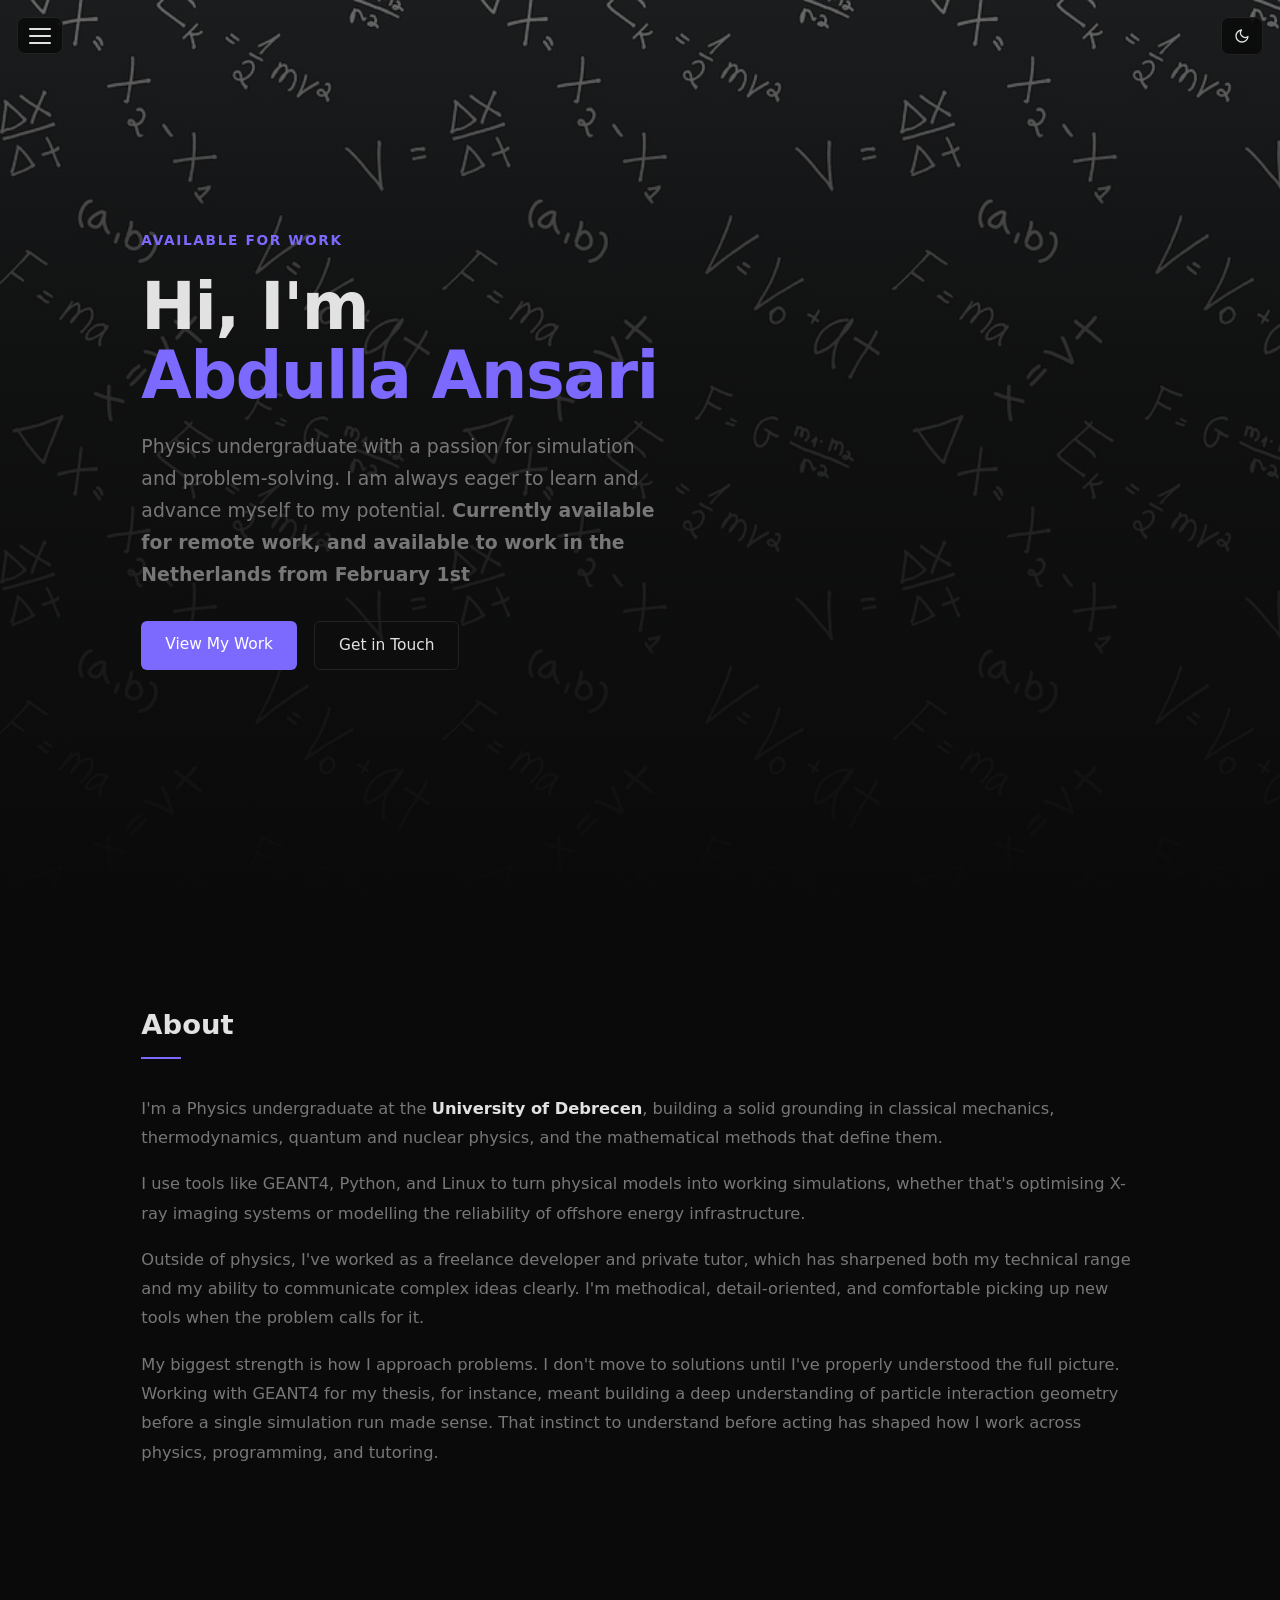
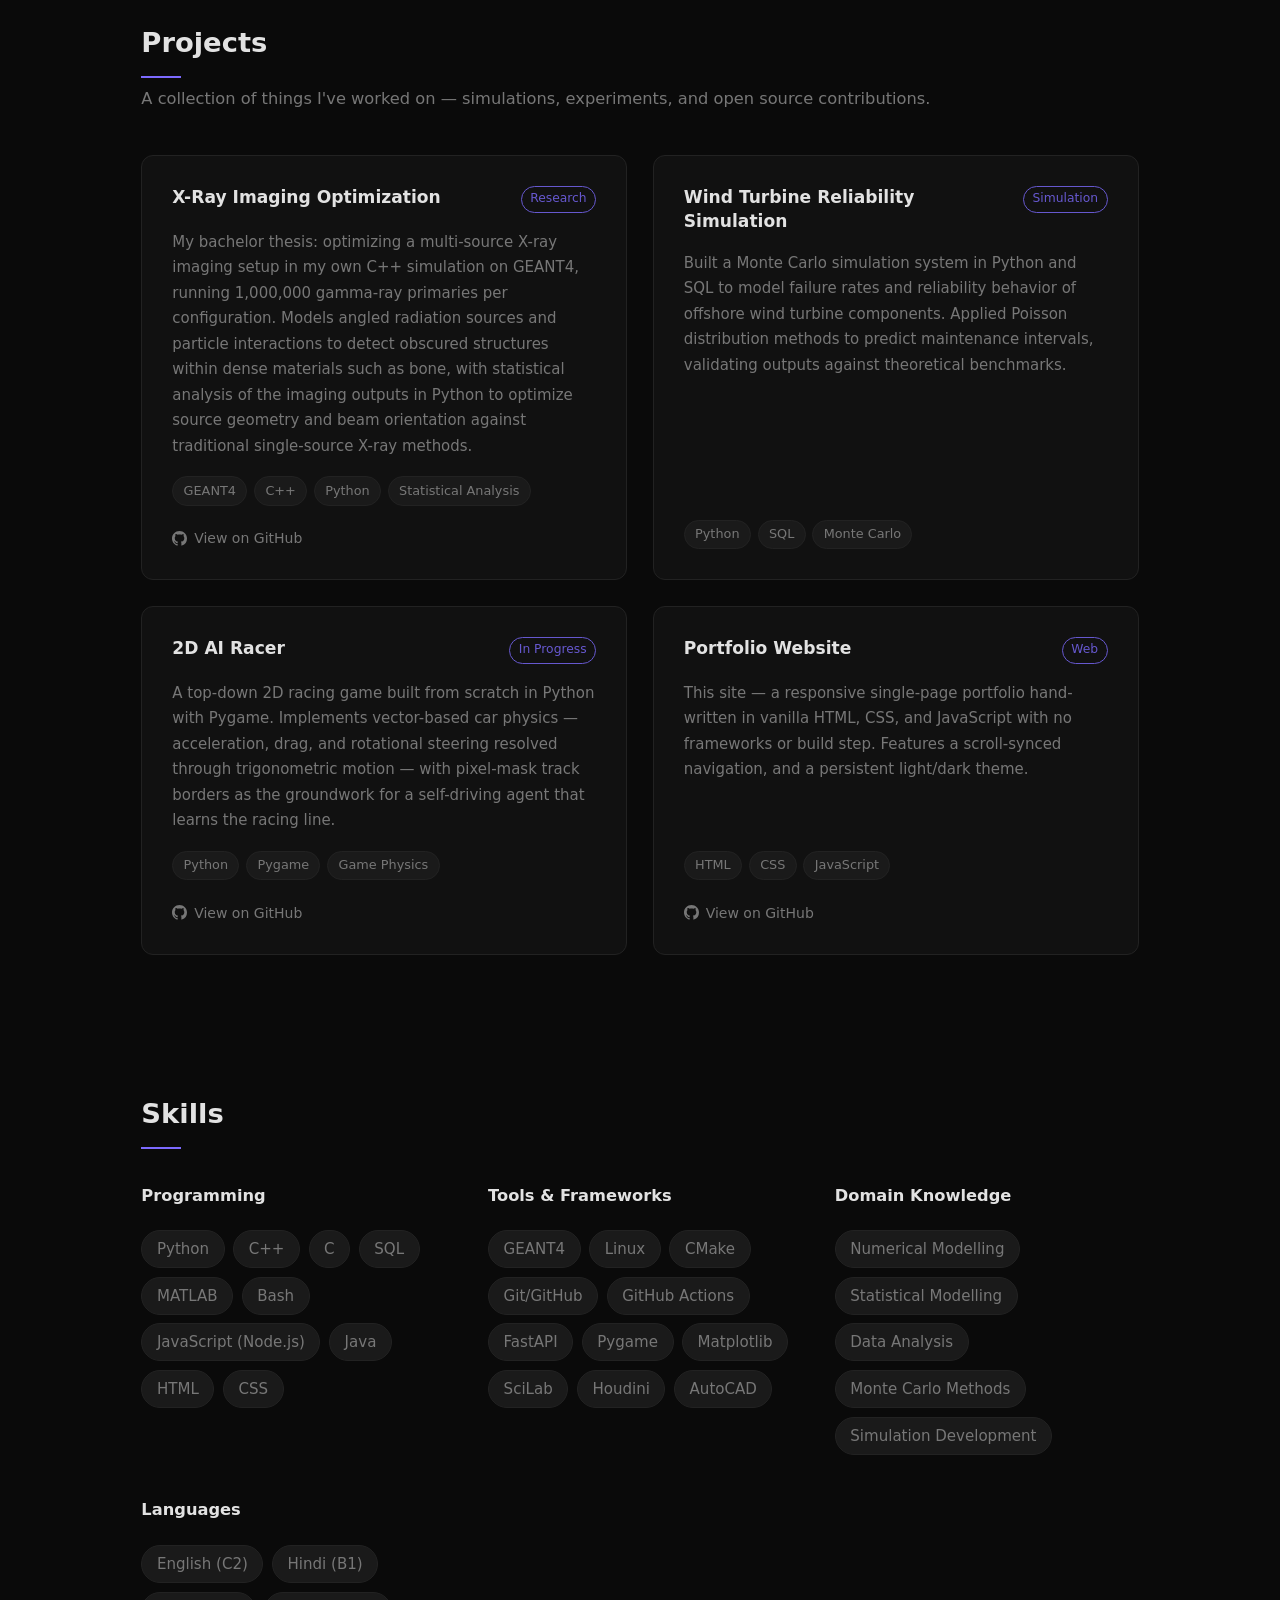
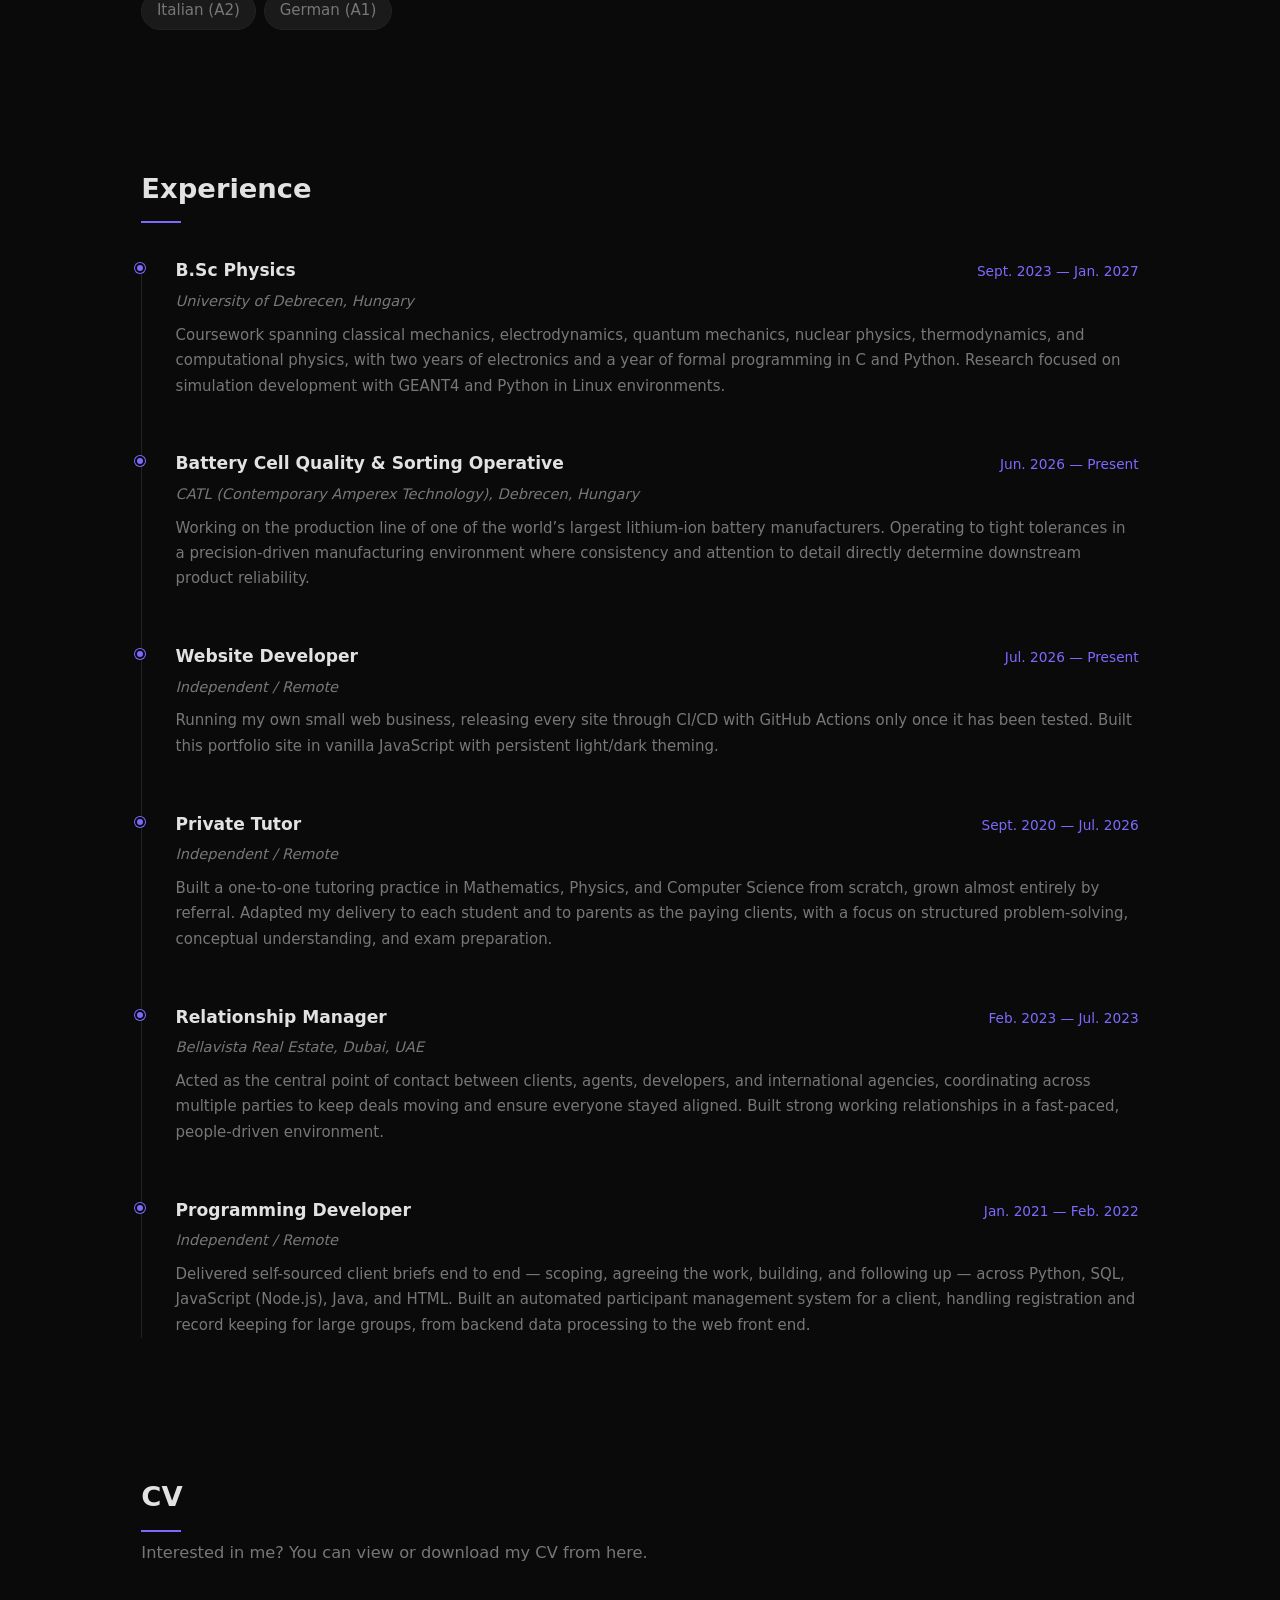
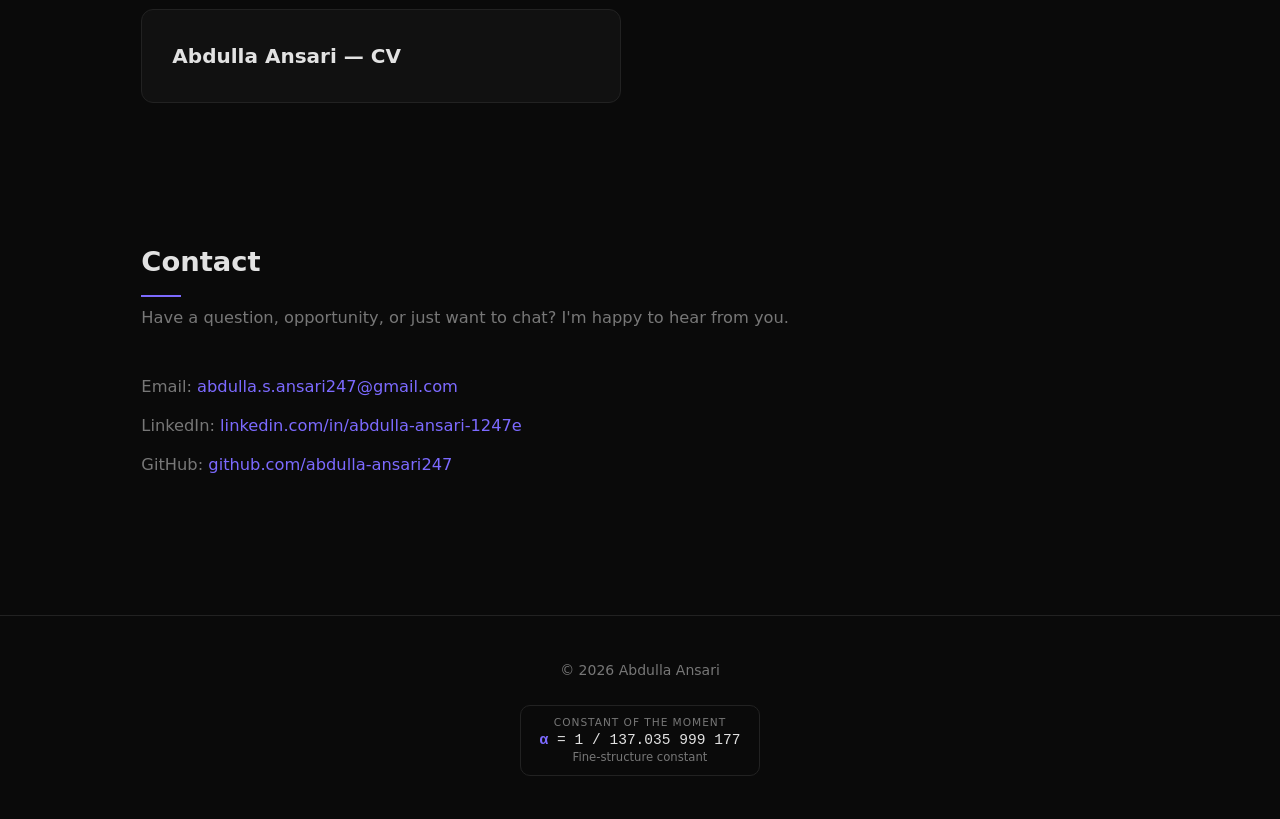
<file: index.html>
<!DOCTYPE html>
<html lang="en">
<head>
    <meta charset="UTF-8">
    <meta name="viewport" content="width=device-width, initial-scale=1.0">
    <title>Abdulla Ansari</title>
    <link rel="stylesheet" href="css/style.css?v=5">
</head>
<body>

    <button class="menu-toggle" id="menuToggle" aria-label="Open navigation">
        <span></span>
        <span></span>
        <span></span>
    </button>

    <div class="top-controls">
        <button class="ctrl-btn" id="themeToggle" aria-label="Toggle theme">
            <svg class="icon-sun" width="16" height="16" viewBox="0 0 24 24" fill="none" stroke="currentColor" stroke-width="2" stroke-linecap="round" stroke-linejoin="round">
                <circle cx="12" cy="12" r="5"/>
                <line x1="12" y1="1" x2="12" y2="3"/>
                <line x1="12" y1="21" x2="12" y2="23"/>
                <line x1="4.22" y1="4.22" x2="5.64" y2="5.64"/>
                <line x1="18.36" y1="18.36" x2="19.78" y2="19.78"/>
                <line x1="1" y1="12" x2="3" y2="12"/>
                <line x1="21" y1="12" x2="23" y2="12"/>
                <line x1="4.22" y1="19.78" x2="5.64" y2="18.36"/>
                <line x1="18.36" y1="5.64" x2="19.78" y2="4.22"/>
            </svg>
            <svg class="icon-moon" width="16" height="16" viewBox="0 0 24 24" fill="none" stroke="currentColor" stroke-width="2" stroke-linecap="round" stroke-linejoin="round">
                <path d="M21 12.79A9 9 0 1 1 11.21 3 7 7 0 0 0 21 12.79z"/>
            </svg>
        </button>
    </div>

    <div class="nav-overlay" id="navOverlay"></div>

    <nav class="side-nav" id="sideNav">
        <a href="#about"     >About</a>
        <a href="#projects"  >Projects</a>
        <a href="#skills"    >Skills</a>
        <a href="#experience">Experience</a>
        <a href="#cv">CV</a>
        <a href="#contact"   >Contact</a>
    </nav>

    <!-- HERO -->
    <section id="home">
        <div class="hero-content">
            <span class="tag">Available for work</span>
            <h1>Hi, I'm<br><span class="accent">Abdulla Ansari</span></h1>
            <p>Physics undergraduate with a passion for simulation and problem-solving. I am always eager to learn and advance myself to my potential. <strong>Currently available for remote work, and available to work in the Netherlands from February 1st</strong></p>
            <div class="hero-btns">
                <a href="#projects" class="btn btn-primary">View My Work</a>
                <a href="#contact"  class="btn btn-outline" >Get in Touch</a>
            </div>
        </div>
    </section>

    <main>

        <!-- ABOUT -->
        <section id="about" class="section">
            <h2 class="section-title">About</h2>
            <div class="about-grid">
                <div class="about-text">
                    <p>I'm a Physics undergraduate at the <strong>University of Debrecen</strong>, building a solid grounding in classical mechanics, thermodynamics, quantum and nuclear physics, and the mathematical methods that define them.</p>
                    <p>I use tools like GEANT4, Python, and Linux to turn physical models into working simulations, whether that's optimising X-ray imaging systems or modelling the reliability of offshore energy infrastructure.</p>
                    <p>Outside of physics, I've worked as a freelance developer and private tutor, which has sharpened both my technical range and my ability to communicate complex ideas clearly. I'm methodical, detail-oriented, and comfortable picking up new tools when the problem calls for it.</p>
                    <p>My biggest strength is how I approach problems. I don't move to solutions until I've properly understood the full picture. Working with GEANT4 for my thesis, for instance, meant building a deep understanding of particle interaction geometry before a single simulation run made sense. That instinct to understand before acting has shaped how I work across physics, programming, and tutoring.</p>
                </div>
            </div>
        </section>

        <!-- PROJECTS -->
        <section id="projects" class="section">
            <h2 class="section-title">Projects</h2>
            <p class="section-sub">A collection of things I've worked on — simulations, experiments, and open source contributions.</p>
            <div class="projects-grid">

                <div class="project-card">
                    <div class="project-header">
                        <h3>X-Ray Imaging Optimization</h3>
                        <span class="project-status">Research</span>
                    </div>
                    <p>My bachelor thesis: optimizing a multi-source X-ray imaging setup in my own C++ simulation on GEANT4, running 1,000,000 gamma-ray primaries per configuration. Models angled radiation sources and particle interactions to detect obscured structures within dense materials such as bone, with statistical analysis of the imaging outputs in Python to optimize source geometry and beam orientation against traditional single-source X-ray methods.</p>
                    <div class="project-tags">
                        <span class="tag-pill">GEANT4</span>
                        <span class="tag-pill">C++</span>
                        <span class="tag-pill">Python</span>
                        <span class="tag-pill">Statistical Analysis</span>
                    </div>
                    <div class="project-links">
                        <a href="https://github.com/abdulla-ansari247/geant4-xray-imaging-thesis" target="_blank" rel="noopener" class="project-link">
                            <svg width="15" height="15" viewBox="0 0 16 16" fill="currentColor" aria-hidden="true"><path d="M8 0C3.58 0 0 3.58 0 8c0 3.54 2.29 6.53 5.47 7.59.4.07.55-.17.55-.38 0-.19-.01-.82-.01-1.49-2.01.37-2.53-.49-2.69-.94-.09-.23-.48-.94-.82-1.13-.28-.15-.68-.52-.01-.53.63-.01 1.08.58 1.23.82.72 1.21 1.87.87 2.33.66.07-.52.28-.87.51-1.07-1.78-.2-3.64-.89-3.64-3.95 0-.87.31-1.59.82-2.15-.08-.2-.36-1.02.08-2.12 0 0 .67-.21 2.2.82.64-.18 1.32-.27 2-.27.68 0 1.36.09 2 .27 1.53-1.04 2.2-.82 2.2-.82.44 1.1.16 1.92.08 2.12.51.56.82 1.27.82 2.15 0 3.07-1.87 3.75-3.65 3.95.29.25.54.73.54 1.48 0 1.07-.01 1.93-.01 2.2 0 .21.15.46.55.38A8.01 8.01 0 0 0 16 8c0-4.42-3.58-8-8-8z"/></svg>
                            <span>View on GitHub</span>
                        </a>
                    </div>
                </div>

                <div class="project-card">
                    <div class="project-header">
                        <h3>Wind Turbine Reliability Simulation</h3>
                        <span class="project-status">Simulation</span>
                    </div>
                    <p>Built a Monte Carlo simulation system in Python and SQL to model failure rates and reliability behavior of offshore wind turbine components. Applied Poisson distribution methods to predict maintenance intervals, validating outputs against theoretical benchmarks.</p>
                    <div class="project-tags">
                        <span class="tag-pill">Python</span>
                        <span class="tag-pill">SQL</span>
                        <span class="tag-pill">Monte Carlo</span>
                    </div>
                </div>

                <div class="project-card">
                    <div class="project-header">
                        <h3>2D AI Racer</h3>
                        <span class="project-status">In Progress</span>
                    </div>
                    <p>A top-down 2D racing game built from scratch in Python with Pygame. Implements vector-based car physics — acceleration, drag, and rotational steering resolved through trigonometric motion — with pixel-mask track borders as the groundwork for a self-driving agent that learns the racing line.</p>
                    <div class="project-tags">
                        <span class="tag-pill">Python</span>
                        <span class="tag-pill">Pygame</span>
                        <span class="tag-pill">Game Physics</span>
                    </div>
                    <div class="project-links">
                        <a href="https://github.com/abdulla-ansari247/2D_AI_Racer" target="_blank" rel="noopener" class="project-link">
                            <svg width="15" height="15" viewBox="0 0 16 16" fill="currentColor" aria-hidden="true"><path d="M8 0C3.58 0 0 3.58 0 8c0 3.54 2.29 6.53 5.47 7.59.4.07.55-.17.55-.38 0-.19-.01-.82-.01-1.49-2.01.37-2.53-.49-2.69-.94-.09-.23-.48-.94-.82-1.13-.28-.15-.68-.52-.01-.53.63-.01 1.08.58 1.23.82.72 1.21 1.87.87 2.33.66.07-.52.28-.87.51-1.07-1.78-.2-3.64-.89-3.64-3.95 0-.87.31-1.59.82-2.15-.08-.2-.36-1.02.08-2.12 0 0 .67-.21 2.2.82.64-.18 1.32-.27 2-.27.68 0 1.36.09 2 .27 1.53-1.04 2.2-.82 2.2-.82.44 1.1.16 1.92.08 2.12.51.56.82 1.27.82 2.15 0 3.07-1.87 3.75-3.65 3.95.29.25.54.73.54 1.48 0 1.07-.01 1.93-.01 2.2 0 .21.15.46.55.38A8.01 8.01 0 0 0 16 8c0-4.42-3.58-8-8-8z"/></svg>
                            <span>View on GitHub</span>
                        </a>
                    </div>
                </div>

                <div class="project-card">
                    <div class="project-header">
                        <h3>Portfolio Website</h3>
                        <span class="project-status">Web</span>
                    </div>
                    <p>This site — a responsive single-page portfolio hand-written in vanilla HTML, CSS, and JavaScript with no frameworks or build step. Features a scroll-synced navigation, and a persistent light/dark theme.</p>
                    <div class="project-tags">
                        <span class="tag-pill">HTML</span>
                        <span class="tag-pill">CSS</span>
                        <span class="tag-pill">JavaScript</span>
                    </div>
                    <div class="project-links">
                        <a href="https://github.com/abdulla-ansari247/portfolio_website" target="_blank" rel="noopener" class="project-link">
                            <svg width="15" height="15" viewBox="0 0 16 16" fill="currentColor" aria-hidden="true"><path d="M8 0C3.58 0 0 3.58 0 8c0 3.54 2.29 6.53 5.47 7.59.4.07.55-.17.55-.38 0-.19-.01-.82-.01-1.49-2.01.37-2.53-.49-2.69-.94-.09-.23-.48-.94-.82-1.13-.28-.15-.68-.52-.01-.53.63-.01 1.08.58 1.23.82.72 1.21 1.87.87 2.33.66.07-.52.28-.87.51-1.07-1.78-.2-3.64-.89-3.64-3.95 0-.87.31-1.59.82-2.15-.08-.2-.36-1.02.08-2.12 0 0 .67-.21 2.2.82.64-.18 1.32-.27 2-.27.68 0 1.36.09 2 .27 1.53-1.04 2.2-.82 2.2-.82.44 1.1.16 1.92.08 2.12.51.56.82 1.27.82 2.15 0 3.07-1.87 3.75-3.65 3.95.29.25.54.73.54 1.48 0 1.07-.01 1.93-.01 2.2 0 .21.15.46.55.38A8.01 8.01 0 0 0 16 8c0-4.42-3.58-8-8-8z"/></svg>
                            <span>View on GitHub</span>
                        </a>
                    </div>
                </div>

            </div>
        </section>

        <!-- SKILLS -->
        <section id="skills" class="section">
            <h2 class="section-title">Skills</h2>
            <div class="skills-grid">

                <div class="skill-group">
                    <h3>Programming</h3>
                    <div class="skill-tags">
                        <span class="tag-pill">Python</span>
                        <span class="tag-pill">C++</span>
                        <span class="tag-pill">C</span>
                        <span class="tag-pill">SQL</span>
                        <span class="tag-pill">MATLAB</span>
                        <span class="tag-pill">Bash</span>
                        <span class="tag-pill">JavaScript (Node.js)</span>
                        <span class="tag-pill">Java</span>
                        <span class="tag-pill">HTML</span>
                        <span class="tag-pill">CSS</span>
                    </div>
                </div>

                <div class="skill-group">
                    <h3>Tools &amp; Frameworks</h3>
                    <div class="skill-tags">
                        <span class="tag-pill">GEANT4</span>
                        <span class="tag-pill">Linux</span>
                        <span class="tag-pill">CMake</span>
                        <span class="tag-pill">Git/GitHub</span>
                        <span class="tag-pill">GitHub Actions</span>
                        <span class="tag-pill">FastAPI</span>
                        <span class="tag-pill">Pygame</span>
                        <span class="tag-pill">Matplotlib</span>
                        <span class="tag-pill">SciLab</span>
                        <span class="tag-pill">Houdini</span>
                        <span class="tag-pill">AutoCAD</span>
                    </div>
                </div>

                <div class="skill-group">
                    <h3>Domain Knowledge</h3>
                    <div class="skill-tags">
                        <span class="tag-pill">Numerical Modelling</span>
                        <span class="tag-pill">Statistical Modelling</span>
                        <span class="tag-pill">Data Analysis</span>
                        <span class="tag-pill">Monte Carlo Methods</span>
                        <span class="tag-pill">Simulation Development</span>
                    </div>
                </div>

                <div class="skill-group">
                    <h3>Languages</h3>
                    <div class="skill-tags">
                        <span class="tag-pill">English (C2)</span>
                        <span class="tag-pill">Hindi (B1)</span>
                        <span class="tag-pill">Italian (A2)</span>
                        <span class="tag-pill">German (A1)</span>
                    </div>
                </div>

            </div>
        </section>

        <!-- EXPERIENCE -->
        <section id="experience" class="section">
            <h2 class="section-title">Experience</h2>
            <div class="timeline">

                <div class="timeline-item">
                    <div class="timeline-dot"></div>
                    <div class="timeline-content">
                        <div class="timeline-header">
                            <h3>B.Sc Physics</h3>
                            <span class="timeline-date">Sept. 2023 — Jan. 2027</span>
                        </div>
                        <p class="timeline-org">University of Debrecen, Hungary</p>
                        <p>Coursework spanning classical mechanics, electrodynamics, quantum mechanics, nuclear physics, thermodynamics, and computational physics, with two years of electronics and a year of formal programming in C and Python. Research focused on simulation development with GEANT4 and Python in Linux environments.</p>
                    </div>
                </div>

                <div class="timeline-item">
                    <div class="timeline-dot"></div>
                    <div class="timeline-content">
                        <div class="timeline-header">
                            <h3>Battery Cell Quality &amp; Sorting Operative</h3>
                            <span class="timeline-date">Jun. 2026 — Present</span>
                        </div>
                        <p class="timeline-org">CATL (Contemporary Amperex Technology), Debrecen, Hungary</p>
                        <p>Working on the production line of one of the world’s largest lithium-ion battery manufacturers. Operating to tight tolerances in a precision-driven manufacturing environment where consistency and attention to detail directly determine downstream product reliability.</p>
                    </div>
                </div>

                <div class="timeline-item">
                    <div class="timeline-dot"></div>
                    <div class="timeline-content">
                        <div class="timeline-header">
                            <h3>Website Developer</h3>
                            <span class="timeline-date">Jul. 2026 — Present</span>
                        </div>
                        <p class="timeline-org">Independent / Remote</p>
                        <p>Running my own small web business, releasing every site through CI/CD with GitHub Actions only once it has been tested. Built this portfolio site in vanilla JavaScript with persistent light/dark theming.</p>
                    </div>
                </div>

                <div class="timeline-item">
                    <div class="timeline-dot"></div>
                    <div class="timeline-content">
                        <div class="timeline-header">
                            <h3>Private Tutor</h3>
                            <span class="timeline-date">Sept. 2020 — Jul. 2026</span>
                        </div>
                        <p class="timeline-org">Independent / Remote</p>
                        <p>Built a one-to-one tutoring practice in Mathematics, Physics, and Computer Science from scratch, grown almost entirely by referral. Adapted my delivery to each student and to parents as the paying clients, with a focus on structured problem-solving, conceptual understanding, and exam preparation.</p>
                    </div>
                </div>

                <div class="timeline-item">
                    <div class="timeline-dot"></div>
                    <div class="timeline-content">
                        <div class="timeline-header">
                            <h3>Relationship Manager</h3>
                            <span class="timeline-date">Feb. 2023 — Jul. 2023</span>
                        </div>
                        <p class="timeline-org">Bellavista Real Estate, Dubai, UAE</p>
                        <p>Acted as the central point of contact between clients, agents, developers, and international agencies, coordinating across multiple parties to keep deals moving and ensure everyone stayed aligned. Built strong working relationships in a fast-paced, people-driven environment.</p>
                    </div>
                </div>

                <div class="timeline-item">
                    <div class="timeline-dot"></div>
                    <div class="timeline-content">
                        <div class="timeline-header">
                            <h3>Programming Developer</h3>
                            <span class="timeline-date">Jan. 2021 — Feb. 2022</span>
                        </div>
                        <p class="timeline-org">Independent / Remote</p>
                        <p>Delivered self-sourced client briefs end to end — scoping, agreeing the work, building, and following up — across Python, SQL, JavaScript (Node.js), Java, and HTML. Built an automated participant management system for a client, handling registration and record keeping for large groups, from backend data processing to the web front end.</p>
                    </div>
                </div>

            </div>
        </section>

        <!-- CV -->
        <section id="cv" class="section">
            <h2 class="section-title">CV</h2>
            <p class="section-sub">Interested in me? You can view or download my CV from here.</p>
            <div class="cv-card-wrap">
                <a href="cv.pdf" target="_blank" class="project-card cv-card">
                    <h3>Abdulla Ansari — CV</h3>
                </a>
            </div>
        </section>

        <!-- CONTACT -->
        <section id="contact" class="section">
            <h2 class="section-title">Contact</h2>
            <p class="section-sub">Have a question, opportunity, or just want to chat? I'm happy to hear from you.</p>
            <div class="contact-list">
                <p>Email: <a href="mailto:abdulla.s.ansari247@gmail.com">abdulla.s.ansari247@gmail.com</a></p>
                <p>LinkedIn: <a href="https://linkedin.com/in/abdulla-ansari-1247e" target="_blank">linkedin.com/in/abdulla-ansari-1247e</a></p>
                <p>GitHub: <a href="https://github.com/abdulla-ansari247" target="_blank">github.com/abdulla-ansari247</a></p>
            </div>
        </section>

    </main>

    <footer>
        <p>&copy; 2026 Abdulla Ansari</p>

        <!-- Decorative only. Click it for a different constant. -->
        <button class="constant" id="constant" type="button">
            <span class="constant-label">Constant of the moment</span>
            <span class="constant-value" id="constantValue"></span>
            <span class="constant-name" id="constantName"></span>
        </button>
    </footer>

    <script src="js/main.js?v=6"></script>
</body>
</html>
</file>
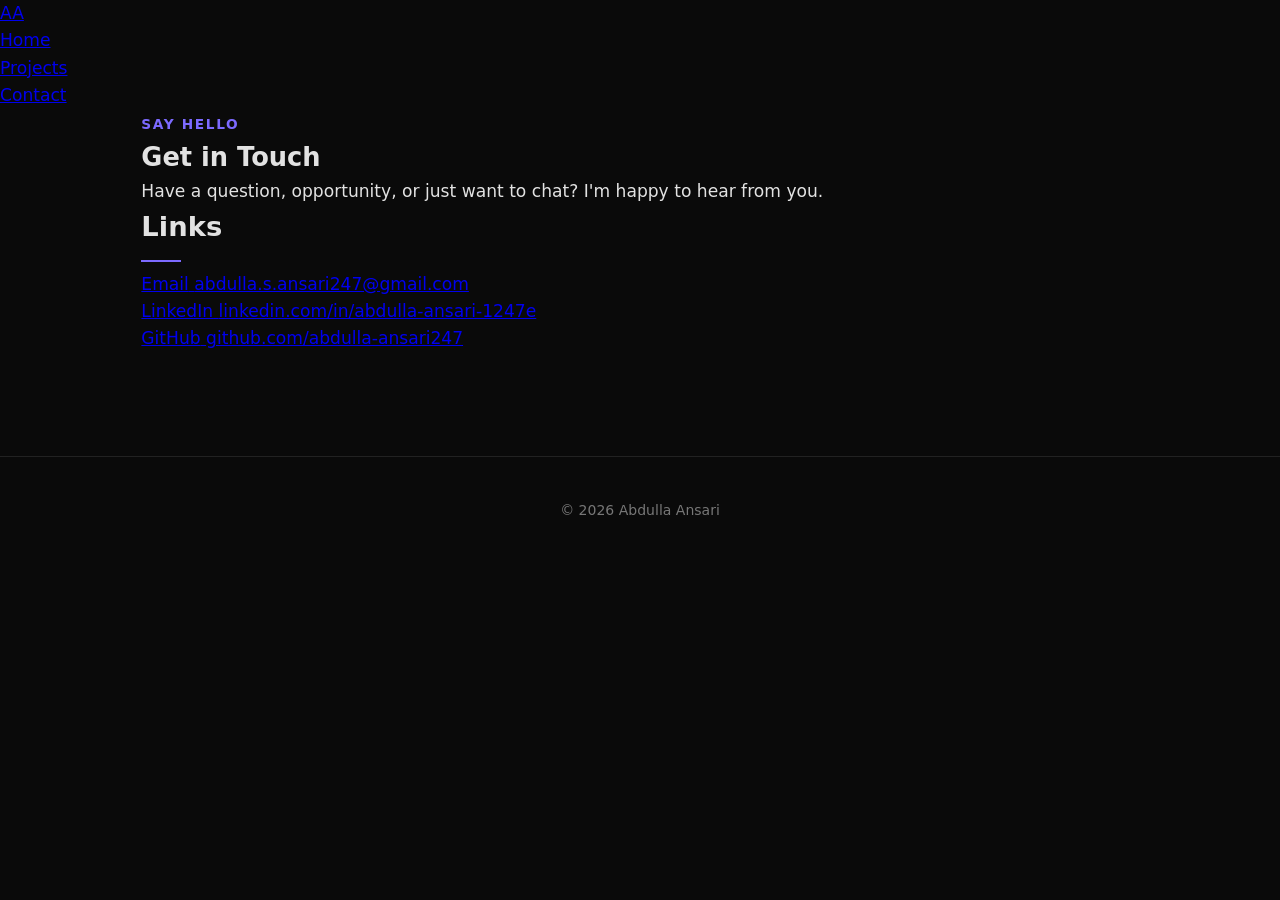
<file: contact.html>
<!DOCTYPE html>
<html lang="en">
<head>
    <meta charset="UTF-8">
    <meta name="viewport" content="width=device-width, initial-scale=1.0">
    <title>Contact — Abdulla Ansari</title>
    <link rel="stylesheet" href="css/style.css">
</head>
<body>

    <nav>
        <a href="index.html" class="logo">AA</a>
        <ul>
            <li><a href="index.html">Home</a></li>
            <li><a href="projects.html">Projects</a></li>
            <li><a href="contact.html" class="active">Contact</a></li>
        </ul>
    </nav>

    <main>
        <section class="hero">
            <span class="tag">Say hello</span>
            <h1>Get in Touch</h1>
            <p>Have a question, opportunity, or just want to chat? I'm happy to hear from you.</p>
        </section>

        <section class="contact-section">

            <div>
                <h2 class="section-title">Links</h2>
                <div class="contact-links">
                    <a href="mailto:abdulla.s.ansari247@gmail.com" class="contact-link-item">
                        <div>
                            <span class="label">Email</span>
                            <span class="value">abdulla.s.ansari247@gmail.com</span>
                        </div>
                    </a>
                    <a href="https://linkedin.com/in/abdulla-ansari-1247e" target="_blank" class="contact-link-item">
                        <div>
                            <span class="label">LinkedIn</span>
                            <span class="value">linkedin.com/in/abdulla-ansari-1247e</span>
                        </div>
                    </a>
                    <a href="https://github.com/abdulla-ansari247" target="_blank" class="contact-link-item">
                        <div>
                            <span class="label">GitHub</span>
                            <span class="value">github.com/abdulla-ansari247</span>
                        </div>
                    </a>
                </div>
            </div>

        </section>
    </main>

    <footer>
        <p>&copy; 2026 Abdulla Ansari</p>
    </footer>

    <script src="js/main.js"></script>
</body>
</html>
</file>
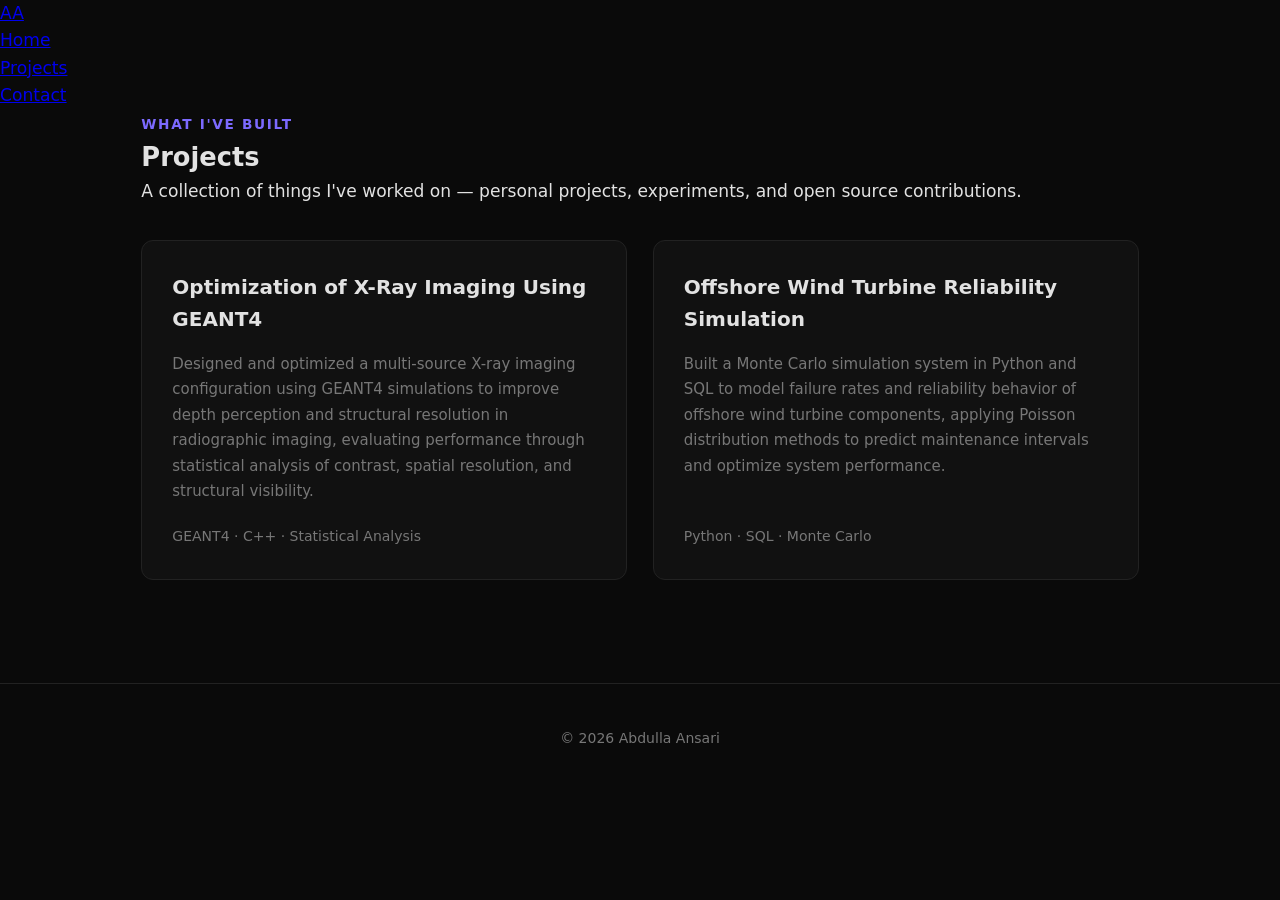
<file: projects.html>
<!DOCTYPE html>
<html lang="en">
<head>
    <meta charset="UTF-8">
    <meta name="viewport" content="width=device-width, initial-scale=1.0">
    <title>Projects — Abdulla Ansari</title>
    <link rel="stylesheet" href="css/style.css">
</head>
<body>

    <nav>
        <a href="index.html" class="logo">AA</a>
        <ul>
            <li><a href="index.html">Home</a></li>
            <li><a href="projects.html" class="active">Projects</a></li>
            <li><a href="contact.html">Contact</a></li>
        </ul>
    </nav>

    <main>
        <section class="hero">
            <span class="tag">What I've built</span>
            <h1>Projects</h1>
            <p>A collection of things I've worked on — personal projects, experiments, and open source contributions.</p>
        </section>

        <section>
            <div class="projects-grid">

                <div class="project-card">
                    <h3>Optimization of X-Ray Imaging Using GEANT4</h3>
                    <p>Designed and optimized a multi-source X-ray imaging configuration using GEANT4 simulations to improve depth perception and structural resolution in radiographic imaging, evaluating performance through statistical analysis of contrast, spatial resolution, and structural visibility.</p>
                    <div class="card-links">
                        <span style="font-size:0.82rem; color:var(--muted);">GEANT4 &middot; C++ &middot; Statistical Analysis</span>
                    </div>
                </div>

                <div class="project-card">
                    <h3>Offshore Wind Turbine Reliability Simulation</h3>
                    <p>Built a Monte Carlo simulation system in Python and SQL to model failure rates and reliability behavior of offshore wind turbine components, applying Poisson distribution methods to predict maintenance intervals and optimize system performance.</p>
                    <div class="card-links">
                        <span style="font-size:0.82rem; color:var(--muted);">Python &middot; SQL &middot; Monte Carlo</span>
                    </div>
                </div>

            </div>
        </section>
    </main>

    <footer>
        <p>&copy; 2026 Abdulla Ansari</p>
    </footer>

    <script src="js/main.js"></script>
</body>
</html>
</file>
<file: css/style.css>
* {
    margin: 0;
    padding: 0;
    box-sizing: border-box;
}

:root {
    --bg: #0a0a0a;
    --surface: #111111;
    --surface2: #1a1a1a;
    --border: #222222;
    --text: #e2e2e2;
    --muted: #777;
    --accent: #7c6aff;
    --accent-hover: #9b8dff;
}

html {
    scroll-behavior: smooth;
    font-size: 107%;
}

body {
    background-color: var(--bg);
    color: var(--text);
    font-family: 'Segoe UI', system-ui, sans-serif;
    line-height: 1.6;
}

/* LIGHT THEME */
body.light {
    --bg: #f4f4f5;
    --surface: #ffffff;
    --surface2: #e8e8ec;
    --border: #d4d4d8;
    --text: #111111;
    --muted: #52525b;
    --accent: #5b4de0;
    --accent-hover: #7c6aff;
}

body.light #home::before {
    background: linear-gradient(to bottom, rgba(244,244,245,0.4) 0%, rgba(244,244,245,0.82) 45%, rgba(244,244,245,1) 100%);
}

/* TOP CONTROLS */
.top-controls {
    position: fixed;
    top: 1rem;
    right: 1rem;
    z-index: 300;
    display: flex;
    gap: 0.5rem;
    align-items: center;
}

.ctrl-btn {
    background: rgba(10, 10, 10, 0.85);
    border: 1px solid var(--border);
    border-radius: 8px;
    padding: 0.45rem 0.7rem;
    cursor: pointer;
    color: var(--text);
    font-size: 0.8rem;
    font-weight: 600;
    font-family: inherit;
    display: flex;
    align-items: center;
    justify-content: center;
    backdrop-filter: blur(12px);
    transition: border-color 0.2s, color 0.2s;
    min-width: 38px;
    height: 38px;
}

body.light .ctrl-btn,
body.light .menu-toggle {
    background: rgba(244, 244, 245, 0.85);
}

.ctrl-btn:hover {
    border-color: var(--accent);
    color: var(--accent);
}

#themeToggle .icon-sun  { display: none; }
#themeToggle .icon-moon { display: block; }
body.light #themeToggle .icon-sun  { display: block; }
body.light #themeToggle .icon-moon { display: none; }

/* HAMBURGER TOGGLE */
.menu-toggle {
    position: fixed;
    top: 1rem;
    left: 1rem;
    z-index: 300;
    background: rgba(10, 10, 10, 0.85);
    border: 1px solid var(--border);
    border-radius: 8px;
    padding: 0.55rem 0.65rem;
    cursor: pointer;
    display: flex;
    flex-direction: column;
    gap: 5px;
    backdrop-filter: blur(12px);
    transition: border-color 0.2s;
}

.menu-toggle:hover {
    border-color: var(--accent);
}

.menu-toggle span {
    display: block;
    width: 22px;
    height: 2px;
    background-color: var(--text);
    border-radius: 2px;
    transition: transform 0.25s, opacity 0.25s;
}

.menu-toggle.open span:nth-child(1) {
    transform: translateY(7px) rotate(45deg);
}

.menu-toggle.open span:nth-child(2) {
    opacity: 0;
}

.menu-toggle.open span:nth-child(3) {
    transform: translateY(-7px) rotate(-45deg);
}

/* OVERLAY */
.nav-overlay {
    position: fixed;
    inset: 0;
    background: rgba(0, 0, 0, 0.5);
    z-index: 200;
    opacity: 0;
    pointer-events: none;
    transition: opacity 0.25s;
}

.nav-overlay.open {
    opacity: 1;
    pointer-events: all;
}

/* SIDE NAV */
.side-nav {
    position: fixed;
    top: 0;
    left: 0;
    height: 100vh;
    width: 240px;
    background: var(--surface);
    border-right: 1px solid var(--border);
    z-index: 250;
    display: flex;
    flex-direction: column;
    padding: 5rem 2rem 2rem;
    gap: 0;
    transform: translateX(-100%);
    transition: transform 0.3s ease;
}

.side-nav.open {
    transform: translateX(0);
}

.side-nav a {
    color: var(--muted);
    text-decoration: none;
    font-size: 0.95rem;
    padding: 0.75rem 0;
    border-bottom: 1px solid var(--border);
    transition: color 0.2s, padding-left 0.2s;
}

.side-nav a:last-child {
    border-bottom: none;
}

.side-nav a:hover,
.side-nav a.active {
    color: var(--text);
    padding-left: 0.4rem;
}

/* LAYOUT */
main {
    max-width: 1100px;
    margin: 0 auto;
    padding: 0 3rem;
    background-color: var(--bg);
}

.section {
    padding: 6rem 0 2rem;
}

.section-title {
    font-size: 1.6rem;
    font-weight: 800;
    margin-bottom: 0.5rem;
    position: relative;
    padding-bottom: 0.75rem;
}

.section-title::after {
    content: '';
    position: absolute;
    bottom: 0;
    left: 0;
    width: 40px;
    height: 2px;
    background-color: var(--accent);
}

.section-sub {
    color: var(--muted);
    font-size: 0.95rem;
    margin-bottom: 2.5rem;
    margin-top: 0.5rem;
}

/* HERO */
#home {
    min-height: 100vh;
    display: flex;
    align-items: center;
    padding-top: 0;
    position: relative;
    width: 100%;
    background-image: url('../background.jpg');
    background-size: cover;
    background-position: center top;
    background-repeat: no-repeat;
}

#home::before {
    content: '';
    position: absolute;
    inset: 0;
    background: linear-gradient(to bottom, rgba(10,10,10,0.6) 0%, rgba(10,10,10,0.85) 40%, rgba(10,10,10,1) 100%);
    z-index: 0;
}

.hero-content {
    position: relative;
    z-index: 1;
    max-width: 1100px;
    width: 100%;
    margin: 0 auto;
    padding: 0 3rem;
    display: flex;
    flex-direction: column;
    gap: 1.25rem;
}

.tag {
    font-size: 0.8rem;
    color: var(--accent);
    text-transform: uppercase;
    letter-spacing: 0.12em;
    font-weight: 600;
}

.hero-content h1 {
    font-size: 3.8rem;
    font-weight: 900;
    line-height: 1.05;
    letter-spacing: -0.02em;
}

.accent {
    color: var(--accent);
}

.hero-content p {
    font-size: 1.1rem;
    color: var(--muted);
    max-width: 520px;
    line-height: 1.7;
}

.hero-btns {
    display: flex;
    gap: 1rem;
    margin-top: 0.5rem;
    flex-wrap: wrap;
}

.btn {
    display: inline-block;
    padding: 0.65rem 1.4rem;
    border-radius: 6px;
    font-size: 0.9rem;
    text-decoration: none;
    transition: all 0.2s;
    cursor: pointer;
    border: none;
    font-family: inherit;
    font-weight: 500;
}

.btn-primary {
    background-color: var(--accent);
    color: #fff;
}

.btn-primary:hover {
    background-color: var(--accent-hover);
    transform: translateY(-1px);
}

.btn-outline {
    border: 1px solid var(--border);
    color: var(--text);
    background: transparent;
}

.btn-outline:hover {
    border-color: var(--accent);
    color: var(--accent);
    transform: translateY(-1px);
}

/* ABOUT */
.about-grid {
    display: grid;
    grid-template-columns: 1fr;
    gap: 3rem;
    margin-top: 2rem;
    align-items: start;
}

.about-text p {
    color: var(--muted);
    margin-bottom: 1rem;
    font-size: 0.95rem;
    line-height: 1.8;
}

.about-text strong {
    color: var(--text);
    font-weight: 600;
}


/* PROJECTS */
.projects-grid {
    display: grid;
    grid-template-columns: repeat(auto-fill, minmax(460px, 1fr));
    gap: 1.5rem;
    margin-top: 2rem;
}

.project-card {
    background-color: var(--surface);
    border: 1px solid var(--border);
    border-radius: 12px;
    padding: 1.75rem;
    display: flex;
    flex-direction: column;
    gap: 1rem;
    transition: border-color 0.2s, transform 0.2s;
}

.project-card:hover {
    border-color: var(--accent);
    transform: translateY(-2px);
}

.cv-card-wrap {
    margin-top: 2rem;
    max-width: 480px;
}

.cv-card {
    text-decoration: none;
    color: var(--text);
}


.project-header {
    display: flex;
    justify-content: space-between;
    align-items: flex-start;
    gap: 1rem;
}

.project-header h3 {
    font-size: 1rem;
    font-weight: 700;
    line-height: 1.4;
}

.project-status {
    font-size: 0.72rem;
    color: var(--accent);
    border: 1px solid var(--accent);
    padding: 0.15rem 0.5rem;
    border-radius: 999px;
    white-space: nowrap;
    opacity: 0.8;
}

.project-card p {
    font-size: 0.875rem;
    color: var(--muted);
    line-height: 1.7;
    flex: 1;
}

.project-tags {
    display: flex;
    flex-wrap: wrap;
    gap: 0.4rem;
}

.tag-pill {
    font-size: 0.75rem;
    color: var(--muted);
    background-color: var(--surface2);
    border: 1px solid var(--border);
    padding: 0.2rem 0.6rem;
    border-radius: 999px;
}

.project-links {
    display: flex;
    flex-wrap: wrap;
    gap: 1rem;
    margin-top: 0.25rem;
}

.project-link {
    display: inline-flex;
    align-items: center;
    gap: 0.4rem;
    font-size: 0.82rem;
    font-weight: 500;
    color: var(--muted);
    text-decoration: none;
    transition: color 0.2s;
}

.project-link:hover {
    color: var(--accent);
}

.project-link svg {
    flex-shrink: 0;
}

/* SKILLS */
.skills-grid {
    display: grid;
    grid-template-columns: repeat(auto-fill, minmax(285px, 1fr));
    gap: 2.5rem;
    margin-top: 2rem;
}

.skill-group h3 {
    font-size: 0.95rem;
    font-weight: 700;
    margin-bottom: 1.25rem;
    color: var(--text);
}

.skill-tags {
    display: flex;
    flex-wrap: wrap;
    gap: 0.5rem;
}

.skill-tags .tag-pill {
    font-size: 0.88rem;
    padding: 0.35rem 0.85rem;
}

/* TIMELINE */
.timeline {
    position: relative;
    margin-top: 2rem;
    padding-left: 1.5rem;
}

.timeline::before {
    content: '';
    position: absolute;
    left: 0;
    top: 8px;
    bottom: 0;
    width: 1px;
    background-color: var(--border);
}

.timeline-item {
    position: relative;
    padding-bottom: 3rem;
}

.timeline-item:last-child {
    padding-bottom: 0;
}

.timeline-dot {
    position: absolute;
    left: -1.875rem;
    top: 6px;
    width: 10px;
    height: 10px;
    border-radius: 50%;
    background-color: var(--accent);
    border: 2px solid var(--bg);
    box-shadow: 0 0 0 1px var(--accent);
}

.timeline-content {
    padding-left: 0.5rem;
}

.timeline-header {
    display: flex;
    justify-content: space-between;
    align-items: baseline;
    gap: 1rem;
    margin-bottom: 0.25rem;
}

.timeline-header h3 {
    font-size: 1rem;
    font-weight: 700;
}

.timeline-date {
    font-size: 0.8rem;
    color: var(--accent);
    white-space: nowrap;
}

.timeline-org {
    font-size: 0.85rem;
    color: var(--muted);
    margin-bottom: 0.6rem;
    font-style: italic;
}

.timeline-content p:last-child {
    font-size: 0.875rem;
    color: var(--muted);
    line-height: 1.7;
}

/* CONTACT */
.contact-list {
    margin-top: 2rem;
    display: flex;
    flex-direction: column;
    gap: 0.75rem;
}

.contact-list p {
    font-size: 0.95rem;
    color: var(--muted);
}

.contact-list a {
    color: var(--accent);
    text-decoration: none;
}

.contact-list a:hover {
    text-decoration: underline;
}

/* FOOTER */
footer {
    text-align: center;
    padding: 2.5rem 2rem;
    font-size: 0.82rem;
    color: var(--muted);
    border-top: 1px solid var(--border);
    margin-top: 6rem;
}

/* CONSTANT OF THE MOMENT — decorative footer widget */
.constant {
    display: inline-flex;
    flex-direction: column;
    align-items: center;
    gap: 0.15rem;
    margin-top: 1.4rem;
    padding: 0.6rem 1.1rem;
    background: none;
    border: 1px solid var(--border);
    border-radius: 10px;
    color: inherit;
    font-family: inherit;
    cursor: pointer;
    transition: border-color 0.2s;
}

.constant:hover {
    border-color: var(--accent);
}

.constant-label {
    font-size: 0.62rem;
    text-transform: uppercase;
    letter-spacing: 0.09em;
    color: var(--muted);
}

.constant-value {
    font-family: ui-monospace, 'Cascadia Code', Consolas, monospace;
    font-size: 0.85rem;
    color: var(--text);
    font-variant-numeric: tabular-nums;
}

.constant-value b {
    color: var(--accent);
    font-weight: 700;
}

.constant-name {
    font-size: 0.68rem;
    color: var(--muted);
}

/* RESPONSIVE */
@media (max-width: 860px) {
    .about-grid {
        grid-template-columns: 1fr;
    }

    .projects-grid {
        grid-template-columns: 1fr;
    }
}

@media (max-width: 720px) {
    .hero-content h1 {
        font-size: 2.6rem;
    }

    .timeline-header {
        flex-direction: column;
        gap: 0.2rem;
    }
}

@media (max-width: 480px) {
    main {
        padding: 0 1.25rem;
    }

    header {
        padding: 0 1.25rem;
    }

    .hero-content {
        padding: 0 1.25rem;
    }

    .hero-content h1 {
        font-size: 2rem;
    }
}
</file>
